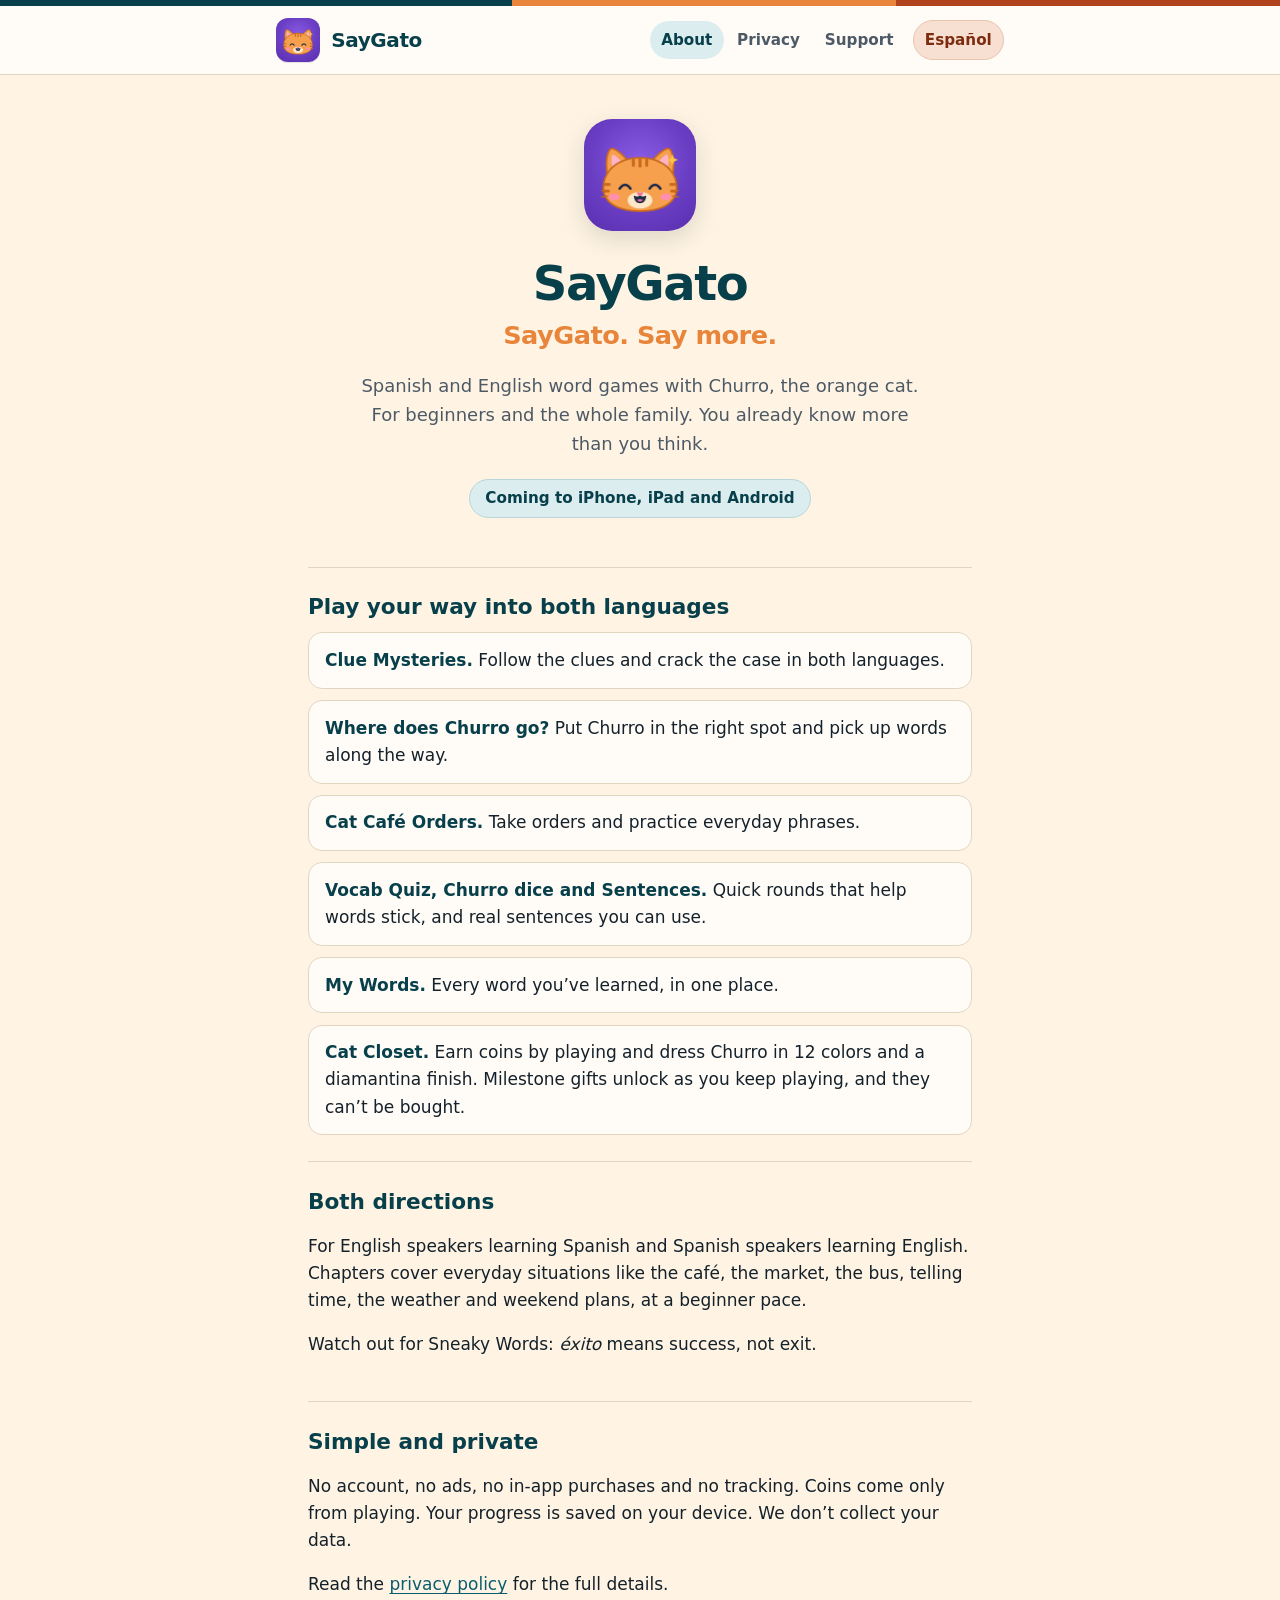
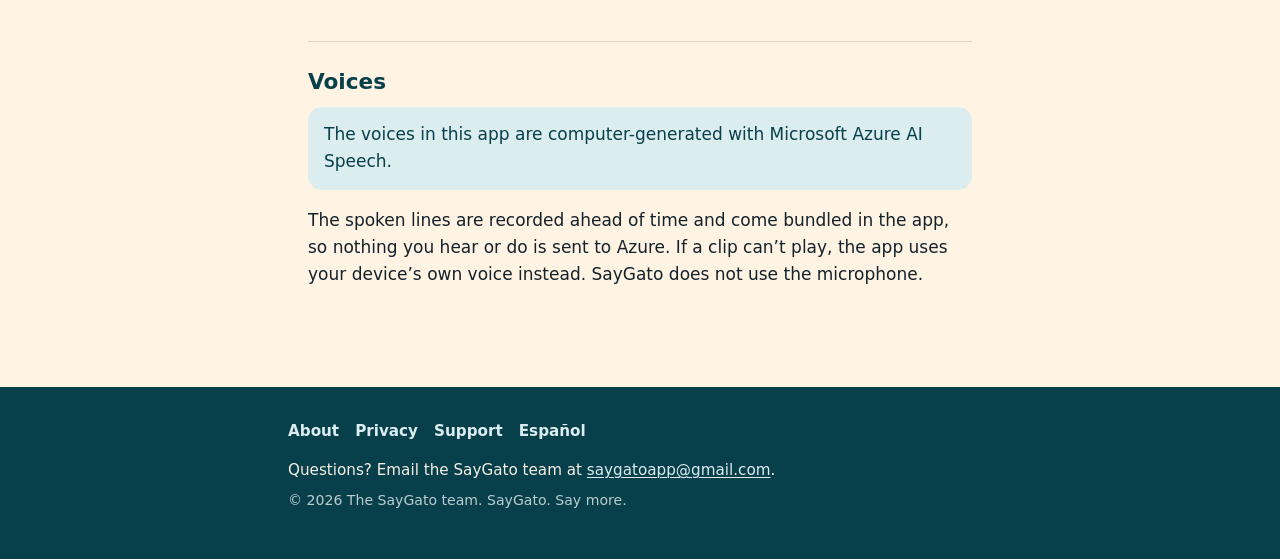
<file: index.html>
<!doctype html>
<html lang="en">
<head>
  <meta charset="utf-8">
  <meta name="viewport" content="width=device-width, initial-scale=1">
  <title>SayGato. Say more.</title>
  <meta name="description" content="SayGato is a bilingual Spanish and English word-game app with Churro, the orange cat. For beginners and the whole family.">
  <link rel="canonical" href="https://cmoralesart.github.io/saygato/">
  <link rel="alternate" hreflang="en" href="https://cmoralesart.github.io/saygato/">
  <link rel="alternate" hreflang="es-MX" href="https://cmoralesart.github.io/saygato/es/">
  <link rel="alternate" hreflang="x-default" href="https://cmoralesart.github.io/saygato/">
  <link rel="stylesheet" href="css/styles.css">
  <link rel="icon" type="image/png" sizes="32x32" href="img/favicon-32.png">
  <link rel="apple-touch-icon" href="img/apple-touch-icon.png">
</head>
<body>
  <a class="skip" href="#main">Skip to content</a>
  <div class="stripe" aria-hidden="true"></div>
  <header class="site-header">
    <div class="wrap">
      <a class="brand" href="index.html">
        <img src="img/icon.png" width="44" height="44" alt="">
        <span>SayGato</span>
      </a>
      <nav aria-label="Site">
        <a href="index.html" aria-current="page">About</a>
        <a href="privacy.html">Privacy</a>
        <a href="support.html">Support</a>
        <a class="lang" href="es/" lang="es-MX" hreflang="es-MX">Español</a>
      </nav>
    </div>
  </header>

  <main id="main">
    <header class="hero">
      <img class="logo" src="img/icon.png" width="112" height="112" alt="Churro, the orange cat — SayGato’s app icon">
      <h1>SayGato</h1>
      <p class="tagline">SayGato. Say more.</p>
      <p class="lede">Spanish and English word games with Churro, the orange cat. For beginners and the whole family. You already know more than you think.</p>
      <p><span class="badge">Coming to iPhone, iPad and Android</span></p>
    </header>

    <section>
      <h2>Play your way into both languages</h2>
      <ul class="games">
        <li><strong>Clue Mysteries.</strong> Follow the clues and crack the case in both languages.</li>
        <li><strong>Where does Churro go?</strong> Put Churro in the right spot and pick up words along the way.</li>
        <li><strong>Cat Café Orders.</strong> Take orders and practice everyday phrases.</li>
        <li><strong>Vocab Quiz, Churro dice and Sentences.</strong> Quick rounds that help words stick, and real sentences you can use.</li>
        <li><strong>My Words.</strong> Every word you’ve learned, in one place.</li>
        <li><strong>Cat Closet.</strong> Earn coins by playing and dress Churro in 12 colors and a diamantina finish. Milestone gifts unlock as you keep playing, and they can’t be bought.</li>
      </ul>
    </section>

    <section>
      <h2>Both directions</h2>
      <p>For English speakers learning Spanish and Spanish speakers learning English. Chapters cover everyday situations like the café, the market, the bus, telling time, the weather and weekend plans, at a beginner pace.</p>
      <p>Watch out for Sneaky Words: <em>éxito</em> means success, not exit.</p>
    </section>

    <section>
      <h2>Simple and private</h2>
      <p>No account, no ads, no in-app purchases and no tracking. Coins come only from playing. Your progress is saved on your device. We don’t collect your data.</p>
      <p>Read the <a href="privacy.html">privacy policy</a> for the full details.</p>
    </section>

    <section>
      <h2>Voices</h2>
      <p class="credit">The voices in this app are computer-generated with Microsoft Azure AI Speech.</p>
      <p>The spoken lines are recorded ahead of time and come bundled in the app, so nothing you hear or do is sent to Azure. If a clip can’t play, the app uses your device’s own voice instead. SayGato does not use the microphone.</p>
    </section>
  </main>

  <footer>
    <div class="wrap">
      <nav aria-label="Footer">
        <a href="index.html">About</a>
        <a href="privacy.html">Privacy</a>
        <a href="support.html">Support</a>
        <a href="es/" lang="es-MX" hreflang="es-MX">Español</a>
      </nav>
      <p>Questions? Email the SayGato team at <a href="mailto:saygatoapp@gmail.com">saygatoapp@gmail.com</a>.</p>
      <p class="fine">© 2026 The SayGato team. SayGato. Say more.</p>
    </div>
  </footer>
</body>
</html>
</file>
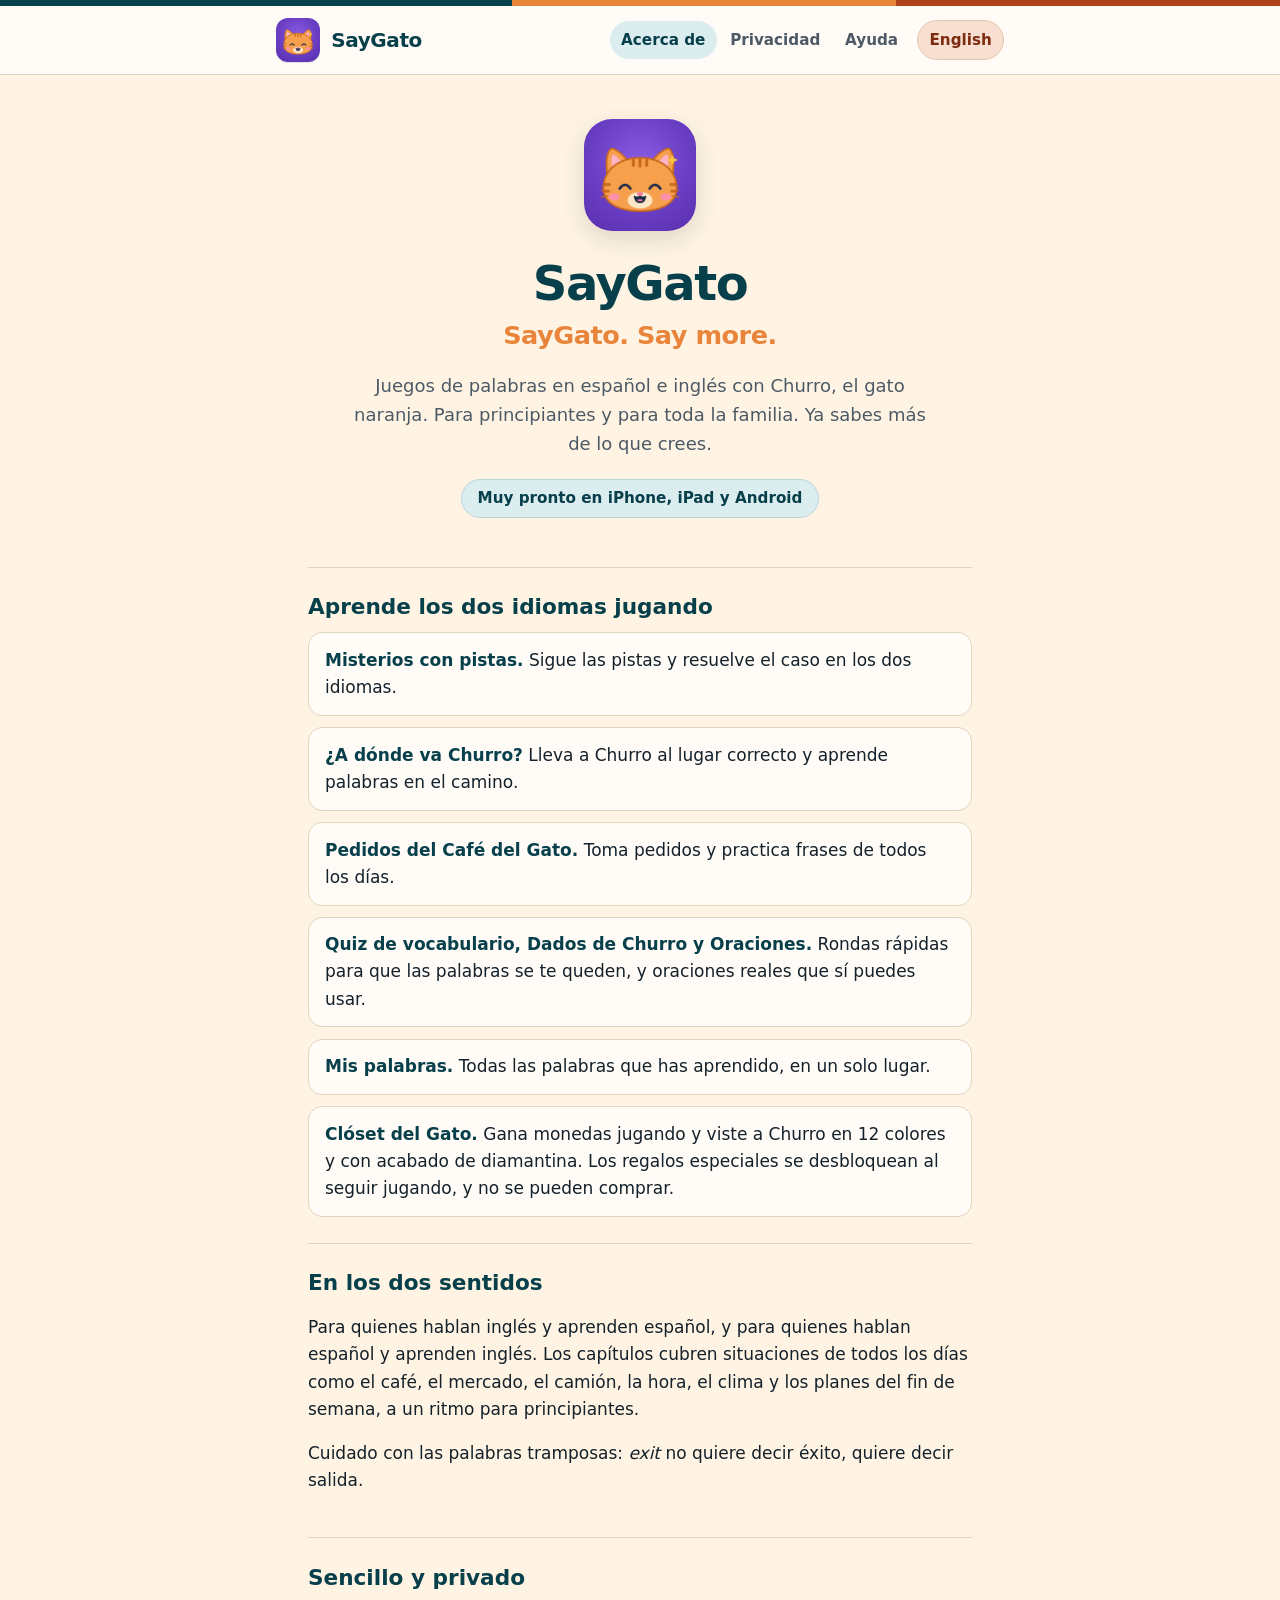
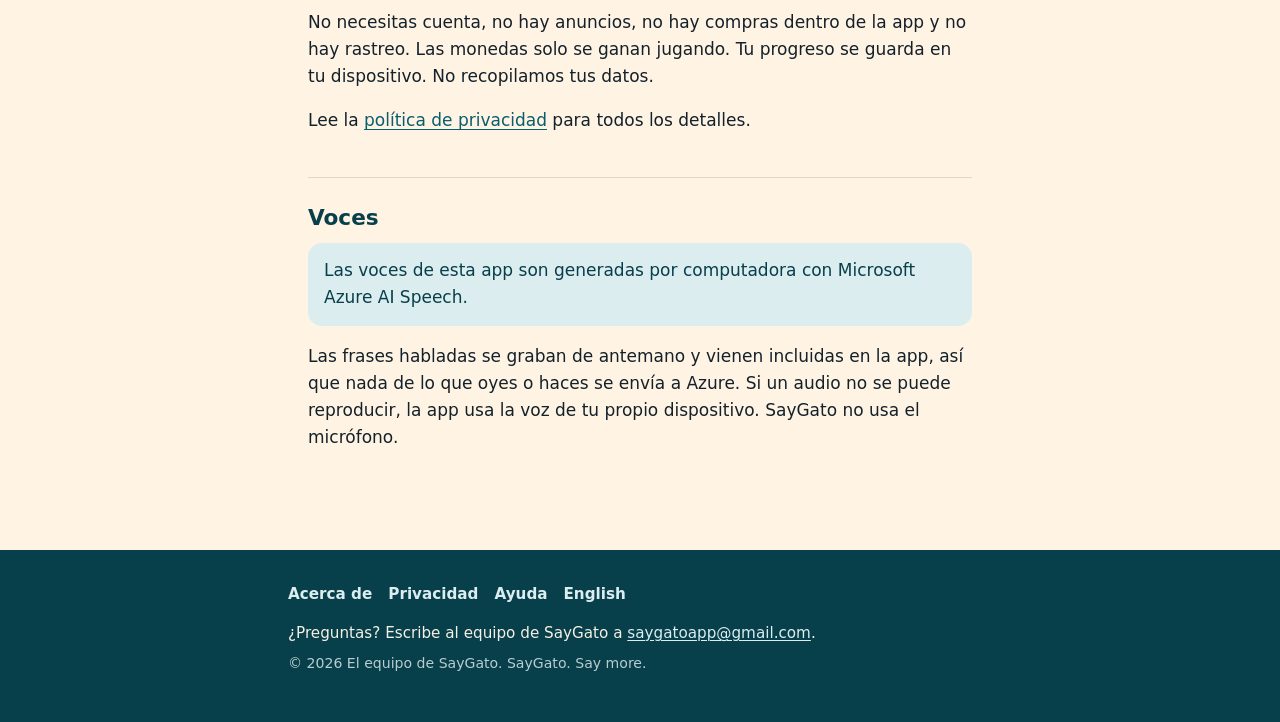
<file: es/index.html>
<!doctype html>
<html lang="es-MX">
<head>
  <meta charset="utf-8">
  <meta name="viewport" content="width=device-width, initial-scale=1">
  <title>SayGato. Say more.</title>
  <meta name="description" content="SayGato es una app de juegos de palabras en español e inglés con Churro, el gato naranja. Para principiantes y para toda la familia.">
  <link rel="canonical" href="https://cmoralesart.github.io/saygato/es/">
  <link rel="alternate" hreflang="en" href="https://cmoralesart.github.io/saygato/">
  <link rel="alternate" hreflang="es-MX" href="https://cmoralesart.github.io/saygato/es/">
  <link rel="alternate" hreflang="x-default" href="https://cmoralesart.github.io/saygato/">
  <link rel="stylesheet" href="../css/styles.css">
  <link rel="icon" type="image/png" sizes="32x32" href="../img/favicon-32.png">
  <link rel="apple-touch-icon" href="../img/apple-touch-icon.png">
</head>
<body>
  <a class="skip" href="#main">Saltar al contenido</a>
  <div class="stripe" aria-hidden="true"></div>
  <header class="site-header">
    <div class="wrap">
      <a class="brand" href="index.html">
        <img src="../img/icon.png" width="44" height="44" alt="">
        <span>SayGato</span>
      </a>
      <nav aria-label="Sitio">
        <a href="index.html" aria-current="page">Acerca de</a>
        <a href="privacy.html">Privacidad</a>
        <a href="support.html">Ayuda</a>
        <a class="lang" href="../" lang="en" hreflang="en">English</a>
      </nav>
    </div>
  </header>

  <main id="main">
    <header class="hero">
      <img class="logo" src="../img/icon.png" width="112" height="112" alt="Churro, el gato naranja: el ícono de la app SayGato">
      <h1>SayGato</h1>
      <p class="tagline">SayGato. Say more.</p>
      <p class="lede">Juegos de palabras en español e inglés con Churro, el gato naranja. Para principiantes y para toda la familia. Ya sabes más de lo que crees.</p>
      <p><span class="badge">Muy pronto en iPhone, iPad y Android</span></p>
    </header>

    <section>
      <h2>Aprende los dos idiomas jugando</h2>
      <ul class="games">
        <li><strong>Misterios con pistas.</strong> Sigue las pistas y resuelve el caso en los dos idiomas.</li>
        <li><strong>¿A dónde va Churro?</strong> Lleva a Churro al lugar correcto y aprende palabras en el camino.</li>
        <li><strong>Pedidos del Café del Gato.</strong> Toma pedidos y practica frases de todos los días.</li>
        <li><strong>Quiz de vocabulario, Dados de Churro y Oraciones.</strong> Rondas rápidas para que las palabras se te queden, y oraciones reales que sí puedes usar.</li>
        <li><strong>Mis palabras.</strong> Todas las palabras que has aprendido, en un solo lugar.</li>
        <li><strong>Clóset del Gato.</strong> Gana monedas jugando y viste a Churro en 12 colores y con acabado de diamantina. Los regalos especiales se desbloquean al seguir jugando, y no se pueden comprar.</li>
      </ul>
    </section>

    <section>
      <h2>En los dos sentidos</h2>
      <p>Para quienes hablan inglés y aprenden español, y para quienes hablan español y aprenden inglés. Los capítulos cubren situaciones de todos los días como el café, el mercado, el camión, la hora, el clima y los planes del fin de semana, a un ritmo para principiantes.</p>
      <p>Cuidado con las palabras tramposas: <em>exit</em> no quiere decir éxito, quiere decir salida.</p>
    </section>

    <section>
      <h2>Sencillo y privado</h2>
      <p>No necesitas cuenta, no hay anuncios, no hay compras dentro de la app y no hay rastreo. Las monedas solo se ganan jugando. Tu progreso se guarda en tu dispositivo. No recopilamos tus datos.</p>
      <p>Lee la <a href="privacy.html">política de privacidad</a> para todos los detalles.</p>
    </section>

    <section>
      <h2>Voces</h2>
      <p class="credit">Las voces de esta app son generadas por computadora con Microsoft Azure AI Speech.</p>
      <p>Las frases habladas se graban de antemano y vienen incluidas en la app, así que nada de lo que oyes o haces se envía a Azure. Si un audio no se puede reproducir, la app usa la voz de tu propio dispositivo. SayGato no usa el micrófono.</p>
    </section>
  </main>

  <footer>
    <div class="wrap">
      <nav aria-label="Pie de página">
        <a href="index.html">Acerca de</a>
        <a href="privacy.html">Privacidad</a>
        <a href="support.html">Ayuda</a>
        <a href="../" lang="en" hreflang="en">English</a>
      </nav>
      <p>¿Preguntas? Escribe al equipo de SayGato a <a href="mailto:saygatoapp@gmail.com">saygatoapp@gmail.com</a>.</p>
      <p class="fine">© 2026 El equipo de SayGato. SayGato. Say more.</p>
    </div>
  </footer>
</body>
</html>
</file>
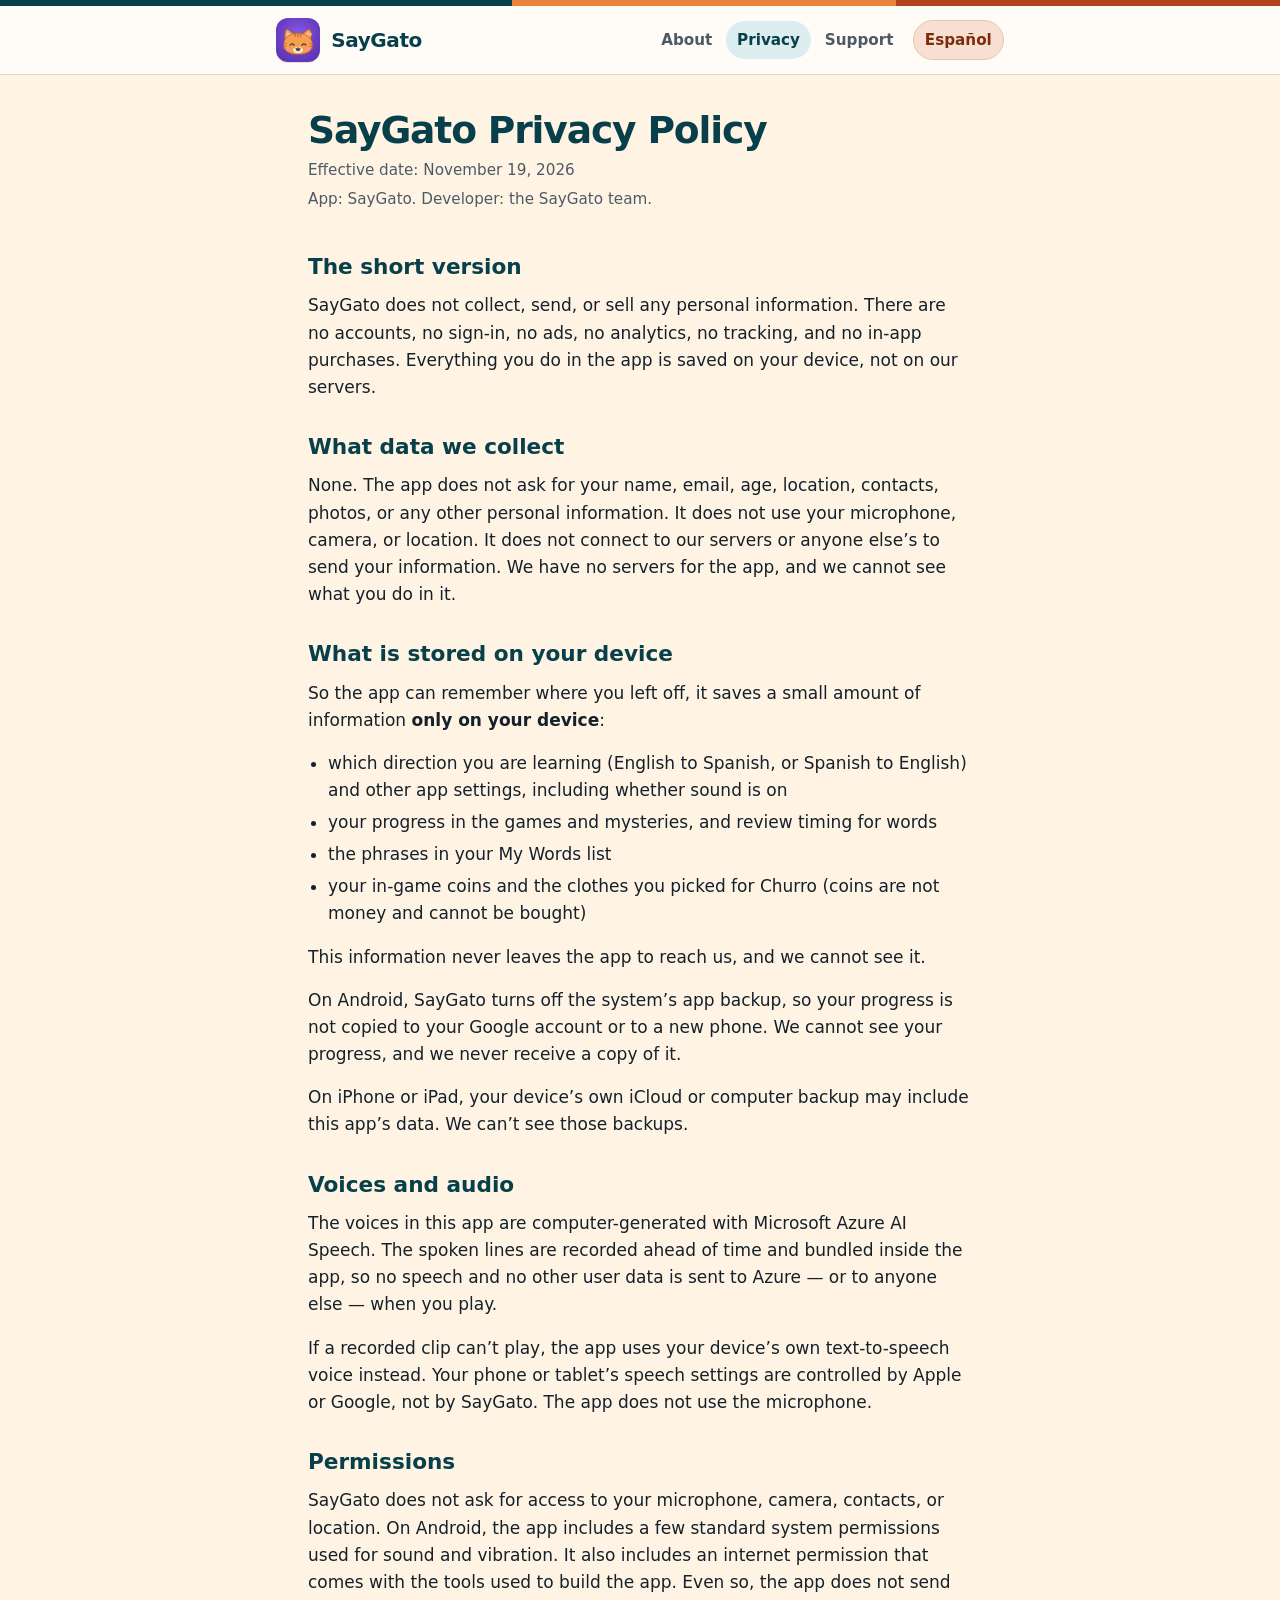
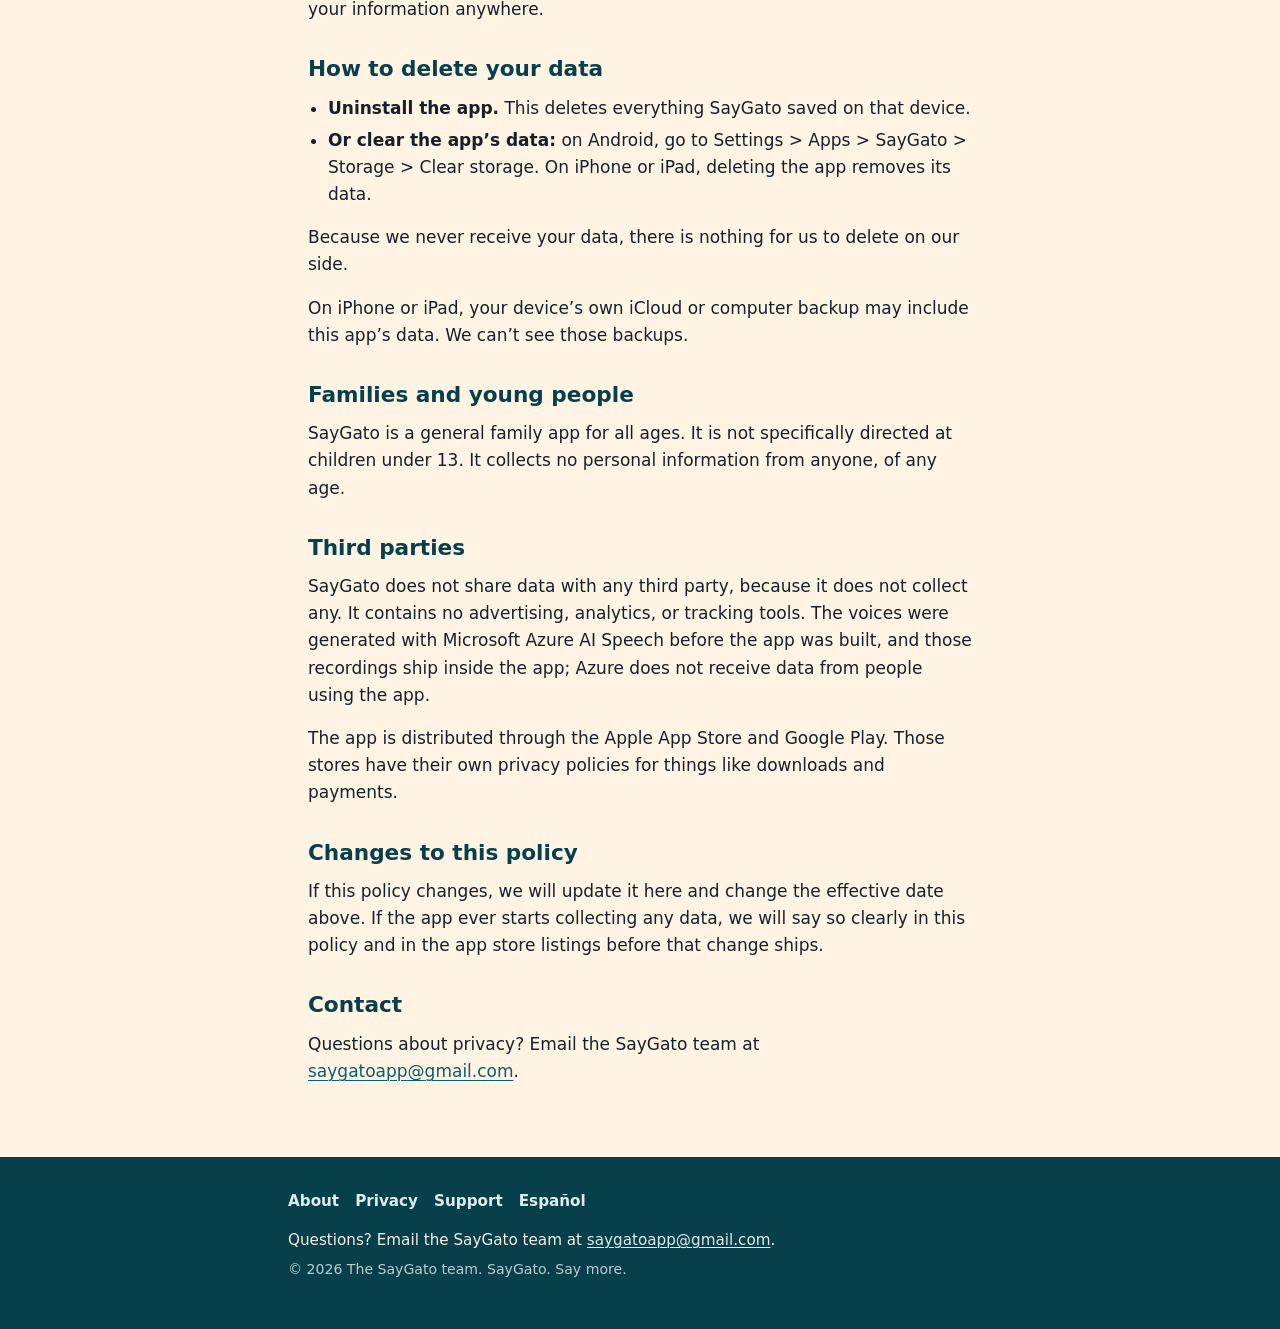
<file: privacy.html>
<!doctype html>
<html lang="en">
<head>
  <meta charset="utf-8">
  <meta name="viewport" content="width=device-width, initial-scale=1">
  <title>SayGato Privacy Policy</title>
  <meta name="description" content="SayGato does not collect, send, or sell personal information. There are no accounts, ads, analytics, or in-app purchases. Progress is saved on your device, not on our servers.">
  <link rel="canonical" href="https://cmoralesart.github.io/saygato/privacy.html">
  <link rel="alternate" hreflang="en" href="https://cmoralesart.github.io/saygato/privacy.html">
  <link rel="alternate" hreflang="es-MX" href="https://cmoralesart.github.io/saygato/es/privacy.html">
  <link rel="alternate" hreflang="x-default" href="https://cmoralesart.github.io/saygato/privacy.html">
  <link rel="stylesheet" href="css/styles.css">
  <link rel="icon" type="image/png" sizes="32x32" href="img/favicon-32.png">
  <link rel="apple-touch-icon" href="img/apple-touch-icon.png">
</head>
<body>
  <a class="skip" href="#main">Skip to content</a>
  <div class="stripe" aria-hidden="true"></div>
  <header class="site-header">
    <div class="wrap">
      <a class="brand" href="index.html">
        <img src="img/icon.png" width="44" height="44" alt="">
        <span>SayGato</span>
      </a>
      <nav aria-label="Site">
        <a href="index.html">About</a>
        <a href="privacy.html" aria-current="page">Privacy</a>
        <a href="support.html">Support</a>
        <a class="lang" href="es/privacy.html" lang="es-MX" hreflang="es-MX">Español</a>
      </nav>
    </div>
  </header>

  <main id="main">
    <header class="page-title">
      <h1>SayGato Privacy Policy</h1>
      <p class="meta">Effective date: November 19, 2026</p>
      <p class="meta">App: SayGato. Developer: the SayGato team.</p>
    </header>

    <div class="prose">
      <h2>The short version</h2>
      <p>SayGato does not collect, send, or sell any personal information. There are no accounts, no sign-in, no ads, no analytics, no tracking, and no in-app purchases. Everything you do in the app is saved on your device, not on our servers.</p>

      <h2>What data we collect</h2>
      <p>None. The app does not ask for your name, email, age, location, contacts, photos, or any other personal information. It does not use your microphone, camera, or location. It does not connect to our servers or anyone else’s to send your information. We have no servers for the app, and we cannot see what you do in it.</p>

      <h2>What is stored on your device</h2>
      <p>So the app can remember where you left off, it saves a small amount of information <strong>only on your device</strong>:</p>
      <ul>
        <li>which direction you are learning (English to Spanish, or Spanish to English) and other app settings, including whether sound is on</li>
        <li>your progress in the games and mysteries, and review timing for words</li>
        <li>the phrases in your My Words list</li>
        <li>your in-game coins and the clothes you picked for Churro (coins are not money and cannot be bought)</li>
      </ul>
      <p>This information never leaves the app to reach us, and we cannot see it.</p>
      <p>On Android, SayGato turns off the system’s app backup, so your progress is not copied to your Google account or to a new phone. We cannot see your progress, and we never receive a copy of it.</p>
      <p>On iPhone or iPad, your device’s own iCloud or computer backup may include this app’s data. We can’t see those backups.</p>

      <h2>Voices and audio</h2>
      <p>The voices in this app are computer-generated with Microsoft Azure AI Speech. The spoken lines are recorded ahead of time and bundled inside the app, so no speech and no other user data is sent to Azure — or to anyone else — when you play.</p>
      <p>If a recorded clip can’t play, the app uses your device’s own text-to-speech voice instead. Your phone or tablet’s speech settings are controlled by Apple or Google, not by SayGato. The app does not use the microphone.</p>

      <h2>Permissions</h2>
      <p>SayGato does not ask for access to your microphone, camera, contacts, or location. On Android, the app includes a few standard system permissions used for sound and vibration. It also includes an internet permission that comes with the tools used to build the app. Even so, the app does not send your information anywhere.</p>

      <h2>How to delete your data</h2>
      <ul>
        <li><strong>Uninstall the app.</strong> This deletes everything SayGato saved on that device.</li>
        <li><strong>Or clear the app’s data:</strong> on Android, go to Settings &gt; Apps &gt; SayGato &gt; Storage &gt; Clear storage. On iPhone or iPad, deleting the app removes its data.</li>
      </ul>
      <p>Because we never receive your data, there is nothing for us to delete on our side.</p>
      <p>On iPhone or iPad, your device’s own iCloud or computer backup may include this app’s data. We can’t see those backups.</p>

      <h2>Families and young people</h2>
      <p>SayGato is a general family app for all ages. It is not specifically directed at children under 13. It collects no personal information from anyone, of any age.</p>

      <h2>Third parties</h2>
      <p>SayGato does not share data with any third party, because it does not collect any. It contains no advertising, analytics, or tracking tools. The voices were generated with Microsoft Azure AI Speech before the app was built, and those recordings ship inside the app; Azure does not receive data from people using the app.</p>
      <p>The app is distributed through the Apple App Store and Google Play. Those stores have their own privacy policies for things like downloads and payments.</p>

      <h2>Changes to this policy</h2>
      <p>If this policy changes, we will update it here and change the effective date above. If the app ever starts collecting any data, we will say so clearly in this policy and in the app store listings before that change ships.</p>

      <h2>Contact</h2>
      <p>Questions about privacy? Email the SayGato team at <a href="mailto:saygatoapp@gmail.com">saygatoapp@gmail.com</a>.</p>
    </div>
  </main>

  <footer>
    <div class="wrap">
      <nav aria-label="Footer">
        <a href="index.html">About</a>
        <a href="privacy.html">Privacy</a>
        <a href="support.html">Support</a>
        <a href="es/privacy.html" lang="es-MX" hreflang="es-MX">Español</a>
      </nav>
      <p>Questions? Email the SayGato team at <a href="mailto:saygatoapp@gmail.com">saygatoapp@gmail.com</a>.</p>
      <p class="fine">© 2026 The SayGato team. SayGato. Say more.</p>
    </div>
  </footer>
</body>
</html>
</file>
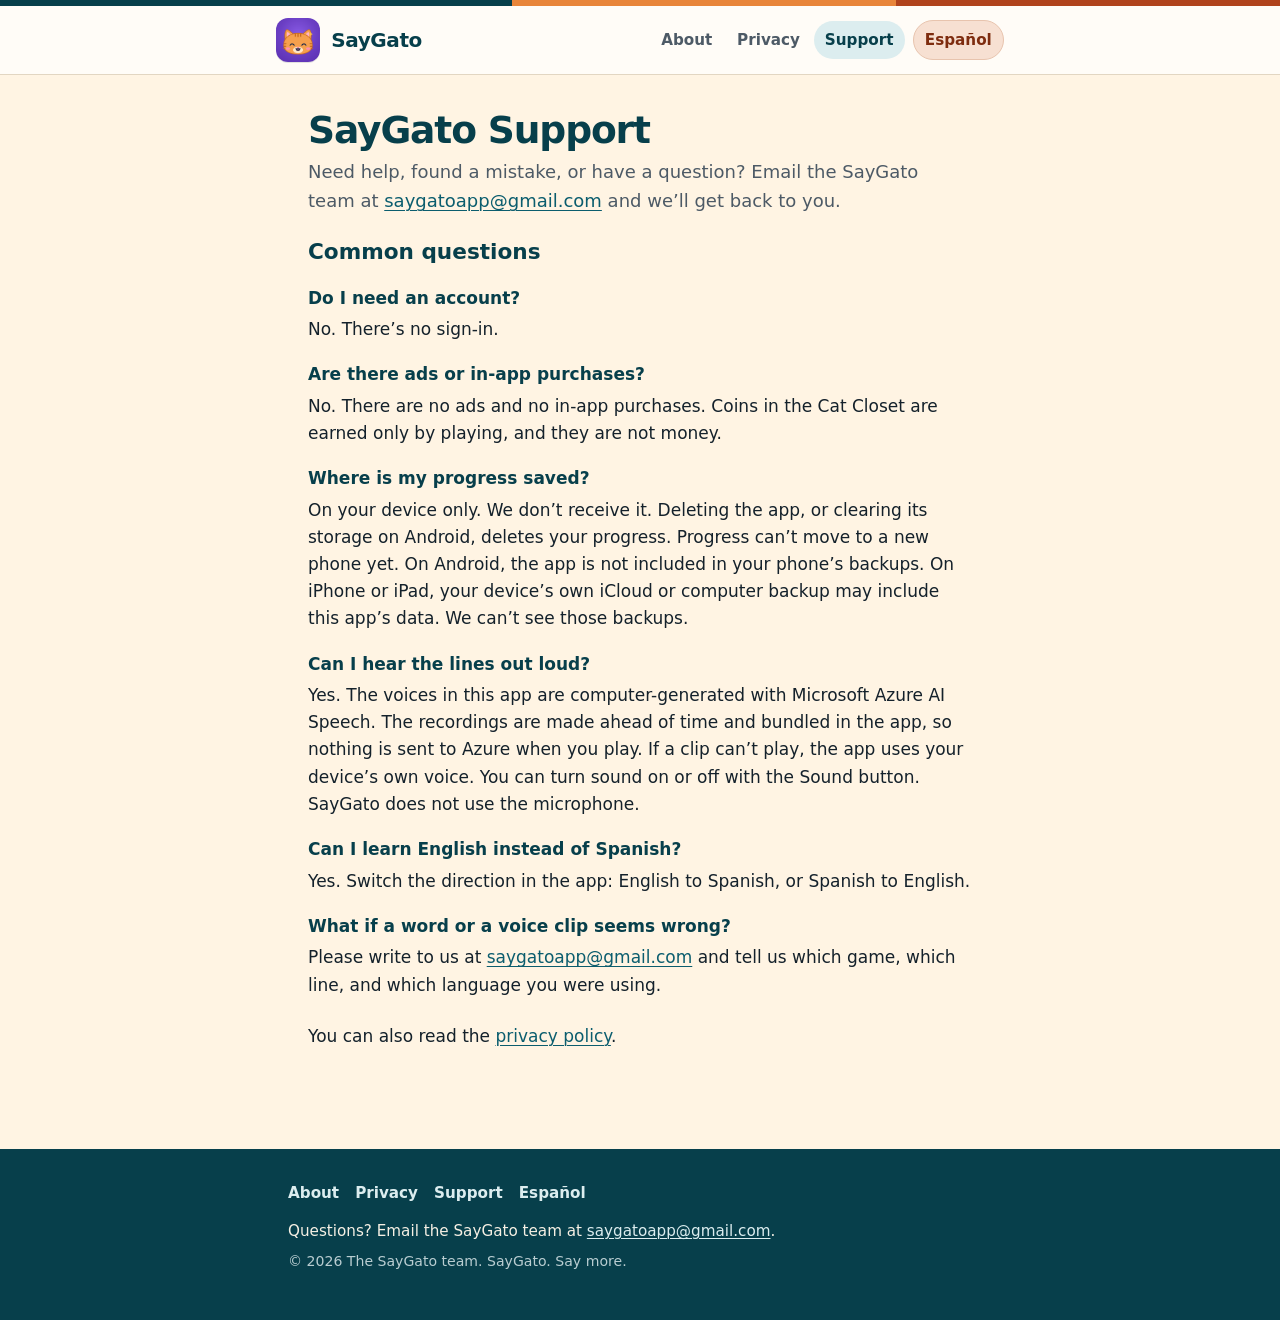
<file: support.html>
<!doctype html>
<html lang="en">
<head>
  <meta charset="utf-8">
  <meta name="viewport" content="width=device-width, initial-scale=1">
  <title>SayGato Support</title>
  <meta name="description" content="Get help with SayGato, the bilingual Spanish and English word-game app with Churro.">
  <link rel="canonical" href="https://cmoralesart.github.io/saygato/support.html">
  <link rel="alternate" hreflang="en" href="https://cmoralesart.github.io/saygato/support.html">
  <link rel="alternate" hreflang="es-MX" href="https://cmoralesart.github.io/saygato/es/support.html">
  <link rel="alternate" hreflang="x-default" href="https://cmoralesart.github.io/saygato/support.html">
  <link rel="stylesheet" href="css/styles.css">
  <link rel="icon" type="image/png" sizes="32x32" href="img/favicon-32.png">
  <link rel="apple-touch-icon" href="img/apple-touch-icon.png">
</head>
<body>
  <a class="skip" href="#main">Skip to content</a>
  <div class="stripe" aria-hidden="true"></div>
  <header class="site-header">
    <div class="wrap">
      <a class="brand" href="index.html">
        <img src="img/icon.png" width="44" height="44" alt="">
        <span>SayGato</span>
      </a>
      <nav aria-label="Site">
        <a href="index.html">About</a>
        <a href="privacy.html">Privacy</a>
        <a href="support.html" aria-current="page">Support</a>
        <a class="lang" href="es/support.html" lang="es-MX" hreflang="es-MX">Español</a>
      </nav>
    </div>
  </header>

  <main id="main">
    <header class="page-title">
      <h1>SayGato Support</h1>
      <p class="intro">Need help, found a mistake, or have a question? Email the SayGato team at <a href="mailto:saygatoapp@gmail.com">saygatoapp@gmail.com</a> and we’ll get back to you.</p>
    </header>

    <section class="faq-block">
      <h2>Common questions</h2>
      <dl class="faq">
        <dt>Do I need an account?</dt>
        <dd>No. There’s no sign-in.</dd>

        <dt>Are there ads or in-app purchases?</dt>
        <dd>No. There are no ads and no in-app purchases. Coins in the Cat Closet are earned only by playing, and they are not money.</dd>

        <dt>Where is my progress saved?</dt>
        <dd>On your device only. We don’t receive it. Deleting the app, or clearing its storage on Android, deletes your progress. Progress can’t move to a new phone yet. On Android, the app is not included in your phone’s backups. On iPhone or iPad, your device’s own iCloud or computer backup may include this app’s data. We can’t see those backups.</dd>

        <dt>Can I hear the lines out loud?</dt>
        <dd>Yes. The voices in this app are computer-generated with Microsoft Azure AI Speech. The recordings are made ahead of time and bundled in the app, so nothing is sent to Azure when you play. If a clip can’t play, the app uses your device’s own voice. You can turn sound on or off with the Sound button. SayGato does not use the microphone.</dd>

        <dt>Can I learn English instead of Spanish?</dt>
        <dd>Yes. Switch the direction in the app: English to Spanish, or Spanish to English.</dd>

        <dt>What if a word or a voice clip seems wrong?</dt>
        <dd>Please write to us at <a href="mailto:saygatoapp@gmail.com">saygatoapp@gmail.com</a> and tell us which game, which line, and which language you were using.</dd>
      </dl>
      <p style="margin-top:1.5rem;">You can also read the <a href="privacy.html">privacy policy</a>.</p>
    </section>
  </main>

  <footer>
    <div class="wrap">
      <nav aria-label="Footer">
        <a href="index.html">About</a>
        <a href="privacy.html">Privacy</a>
        <a href="support.html">Support</a>
        <a href="es/support.html" lang="es-MX" hreflang="es-MX">Español</a>
      </nav>
      <p>Questions? Email the SayGato team at <a href="mailto:saygatoapp@gmail.com">saygatoapp@gmail.com</a>.</p>
      <p class="fine">© 2026 The SayGato team. SayGato. Say more.</p>
    </div>
  </footer>
</body>
</html>
</file>
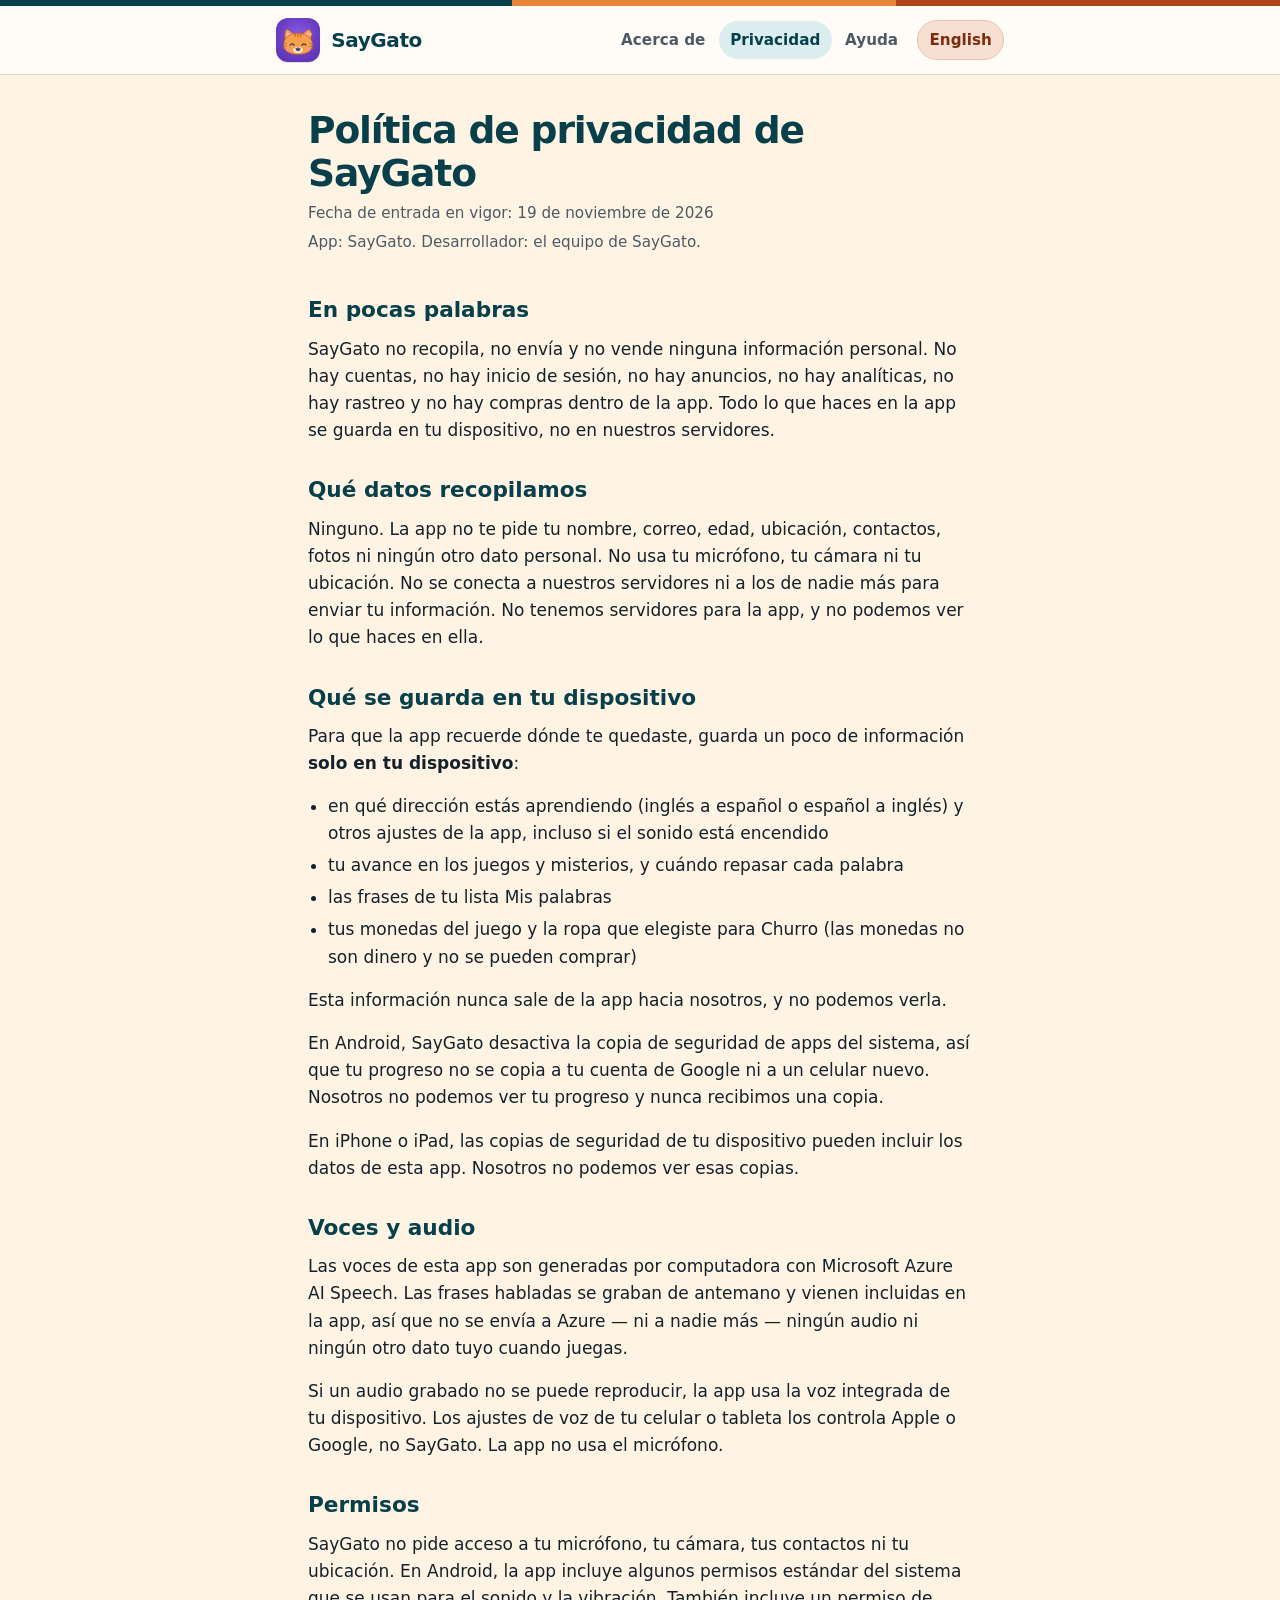
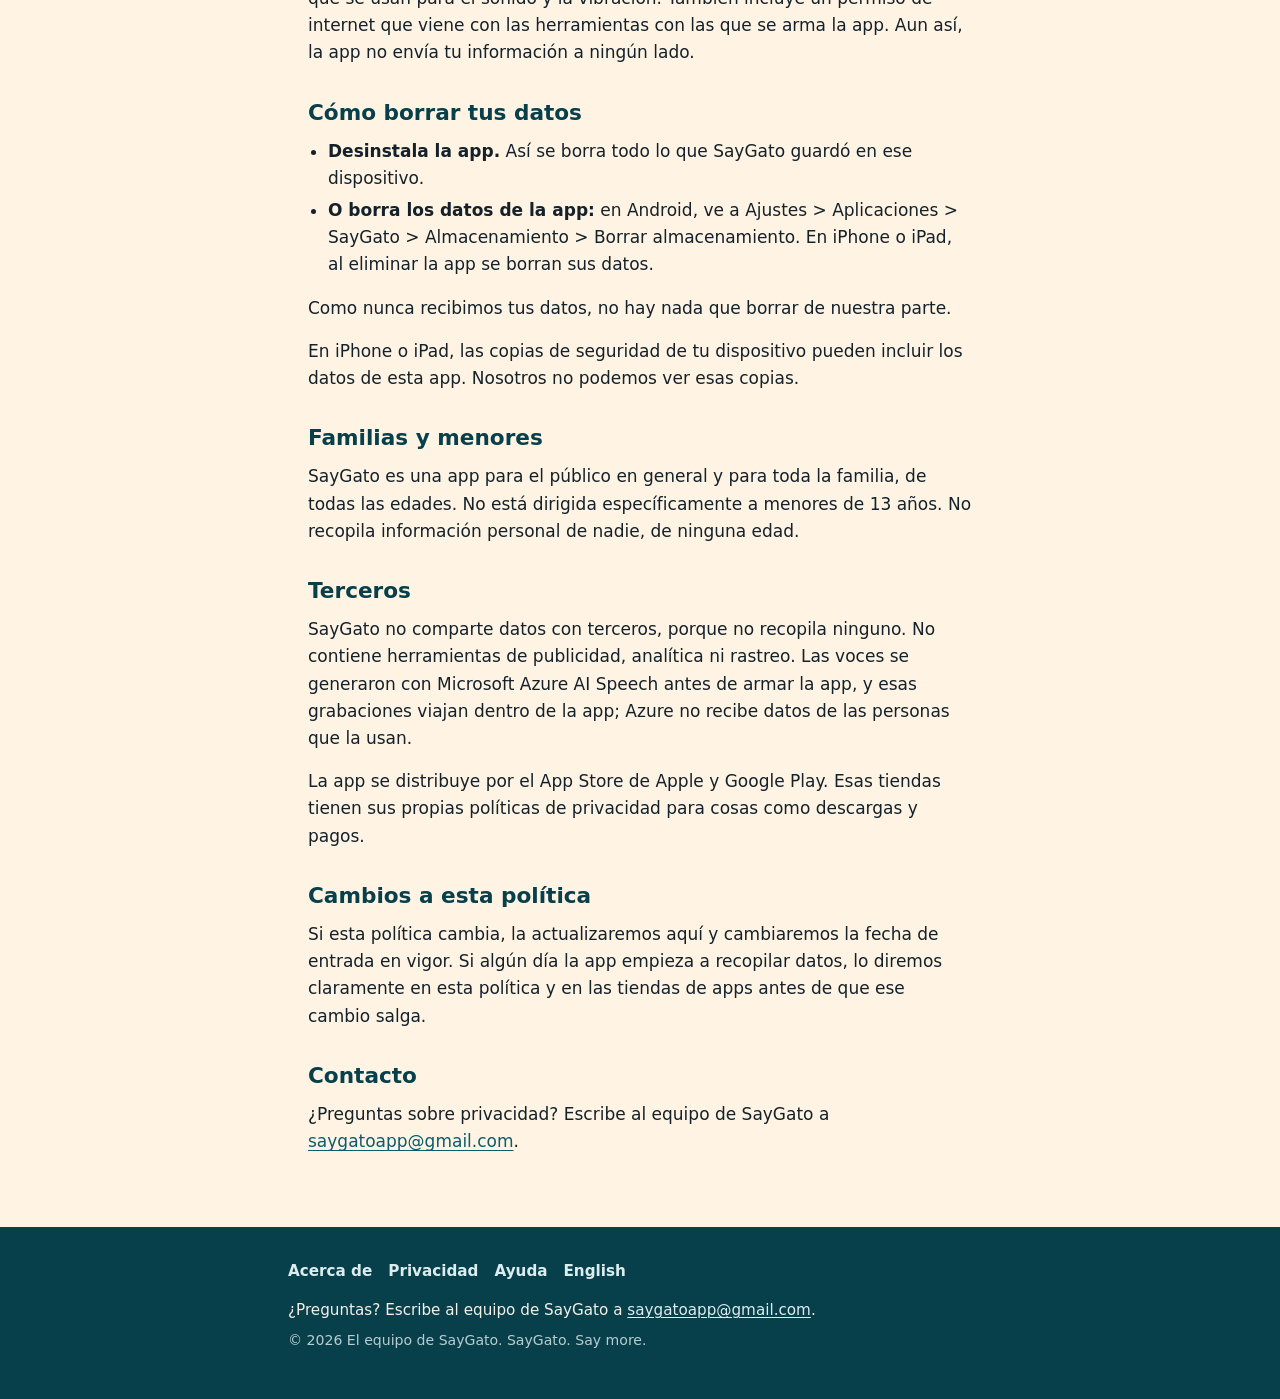
<file: es/privacy.html>
<!doctype html>
<html lang="es-MX">
<head>
  <meta charset="utf-8">
  <meta name="viewport" content="width=device-width, initial-scale=1">
  <title>Política de privacidad de SayGato</title>
  <meta name="description" content="SayGato no recopila, no envía y no vende información personal. No hay cuentas, anuncios, analíticas ni compras dentro de la app. Tu progreso se guarda en tu dispositivo, no en nuestros servidores.">
  <link rel="canonical" href="https://cmoralesart.github.io/saygato/es/privacy.html">
  <link rel="alternate" hreflang="en" href="https://cmoralesart.github.io/saygato/privacy.html">
  <link rel="alternate" hreflang="es-MX" href="https://cmoralesart.github.io/saygato/es/privacy.html">
  <link rel="alternate" hreflang="x-default" href="https://cmoralesart.github.io/saygato/privacy.html">
  <link rel="stylesheet" href="../css/styles.css">
  <link rel="icon" type="image/png" sizes="32x32" href="../img/favicon-32.png">
  <link rel="apple-touch-icon" href="../img/apple-touch-icon.png">
</head>
<body>
  <a class="skip" href="#main">Saltar al contenido</a>
  <div class="stripe" aria-hidden="true"></div>
  <header class="site-header">
    <div class="wrap">
      <a class="brand" href="index.html">
        <img src="../img/icon.png" width="44" height="44" alt="">
        <span>SayGato</span>
      </a>
      <nav aria-label="Sitio">
        <a href="index.html">Acerca de</a>
        <a href="privacy.html" aria-current="page">Privacidad</a>
        <a href="support.html">Ayuda</a>
        <a class="lang" href="../privacy.html" lang="en" hreflang="en">English</a>
      </nav>
    </div>
  </header>

  <main id="main">
    <header class="page-title">
      <h1>Política de privacidad de SayGato</h1>
      <p class="meta">Fecha de entrada en vigor: 19 de noviembre de 2026</p>
      <p class="meta">App: SayGato. Desarrollador: el equipo de SayGato.</p>
    </header>

    <div class="prose">
      <h2>En pocas palabras</h2>
      <p>SayGato no recopila, no envía y no vende ninguna información personal. No hay cuentas, no hay inicio de sesión, no hay anuncios, no hay analíticas, no hay rastreo y no hay compras dentro de la app. Todo lo que haces en la app se guarda en tu dispositivo, no en nuestros servidores.</p>

      <h2>Qué datos recopilamos</h2>
      <p>Ninguno. La app no te pide tu nombre, correo, edad, ubicación, contactos, fotos ni ningún otro dato personal. No usa tu micrófono, tu cámara ni tu ubicación. No se conecta a nuestros servidores ni a los de nadie más para enviar tu información. No tenemos servidores para la app, y no podemos ver lo que haces en ella.</p>

      <h2>Qué se guarda en tu dispositivo</h2>
      <p>Para que la app recuerde dónde te quedaste, guarda un poco de información <strong>solo en tu dispositivo</strong>:</p>
      <ul>
        <li>en qué dirección estás aprendiendo (inglés a español o español a inglés) y otros ajustes de la app, incluso si el sonido está encendido</li>
        <li>tu avance en los juegos y misterios, y cuándo repasar cada palabra</li>
        <li>las frases de tu lista Mis palabras</li>
        <li>tus monedas del juego y la ropa que elegiste para Churro (las monedas no son dinero y no se pueden comprar)</li>
      </ul>
      <p>Esta información nunca sale de la app hacia nosotros, y no podemos verla.</p>
      <p>En Android, SayGato desactiva la copia de seguridad de apps del sistema, así que tu progreso no se copia a tu cuenta de Google ni a un celular nuevo. Nosotros no podemos ver tu progreso y nunca recibimos una copia.</p>
      <p>En iPhone o iPad, las copias de seguridad de tu dispositivo pueden incluir los datos de esta app. Nosotros no podemos ver esas copias.</p>

      <h2>Voces y audio</h2>
      <p>Las voces de esta app son generadas por computadora con Microsoft Azure AI Speech. Las frases habladas se graban de antemano y vienen incluidas en la app, así que no se envía a Azure — ni a nadie más — ningún audio ni ningún otro dato tuyo cuando juegas.</p>
      <p>Si un audio grabado no se puede reproducir, la app usa la voz integrada de tu dispositivo. Los ajustes de voz de tu celular o tableta los controla Apple o Google, no SayGato. La app no usa el micrófono.</p>

      <h2>Permisos</h2>
      <p>SayGato no pide acceso a tu micrófono, tu cámara, tus contactos ni tu ubicación. En Android, la app incluye algunos permisos estándar del sistema que se usan para el sonido y la vibración. También incluye un permiso de internet que viene con las herramientas con las que se arma la app. Aun así, la app no envía tu información a ningún lado.</p>

      <h2>Cómo borrar tus datos</h2>
      <ul>
        <li><strong>Desinstala la app.</strong> Así se borra todo lo que SayGato guardó en ese dispositivo.</li>
        <li><strong>O borra los datos de la app:</strong> en Android, ve a Ajustes &gt; Aplicaciones &gt; SayGato &gt; Almacenamiento &gt; Borrar almacenamiento. En iPhone o iPad, al eliminar la app se borran sus datos.</li>
      </ul>
      <p>Como nunca recibimos tus datos, no hay nada que borrar de nuestra parte.</p>
      <p>En iPhone o iPad, las copias de seguridad de tu dispositivo pueden incluir los datos de esta app. Nosotros no podemos ver esas copias.</p>

      <h2>Familias y menores</h2>
      <p>SayGato es una app para el público en general y para toda la familia, de todas las edades. No está dirigida específicamente a menores de 13 años. No recopila información personal de nadie, de ninguna edad.</p>

      <h2>Terceros</h2>
      <p>SayGato no comparte datos con terceros, porque no recopila ninguno. No contiene herramientas de publicidad, analítica ni rastreo. Las voces se generaron con Microsoft Azure AI Speech antes de armar la app, y esas grabaciones viajan dentro de la app; Azure no recibe datos de las personas que la usan.</p>
      <p>La app se distribuye por el App Store de Apple y Google Play. Esas tiendas tienen sus propias políticas de privacidad para cosas como descargas y pagos.</p>

      <h2>Cambios a esta política</h2>
      <p>Si esta política cambia, la actualizaremos aquí y cambiaremos la fecha de entrada en vigor. Si algún día la app empieza a recopilar datos, lo diremos claramente en esta política y en las tiendas de apps antes de que ese cambio salga.</p>

      <h2>Contacto</h2>
      <p>¿Preguntas sobre privacidad? Escribe al equipo de SayGato a <a href="mailto:saygatoapp@gmail.com">saygatoapp@gmail.com</a>.</p>
    </div>
  </main>

  <footer>
    <div class="wrap">
      <nav aria-label="Pie de página">
        <a href="index.html">Acerca de</a>
        <a href="privacy.html">Privacidad</a>
        <a href="support.html">Ayuda</a>
        <a href="../privacy.html" lang="en" hreflang="en">English</a>
      </nav>
      <p>¿Preguntas? Escribe al equipo de SayGato a <a href="mailto:saygatoapp@gmail.com">saygatoapp@gmail.com</a>.</p>
      <p class="fine">© 2026 El equipo de SayGato. SayGato. Say more.</p>
    </div>
  </footer>
</body>
</html>
</file>
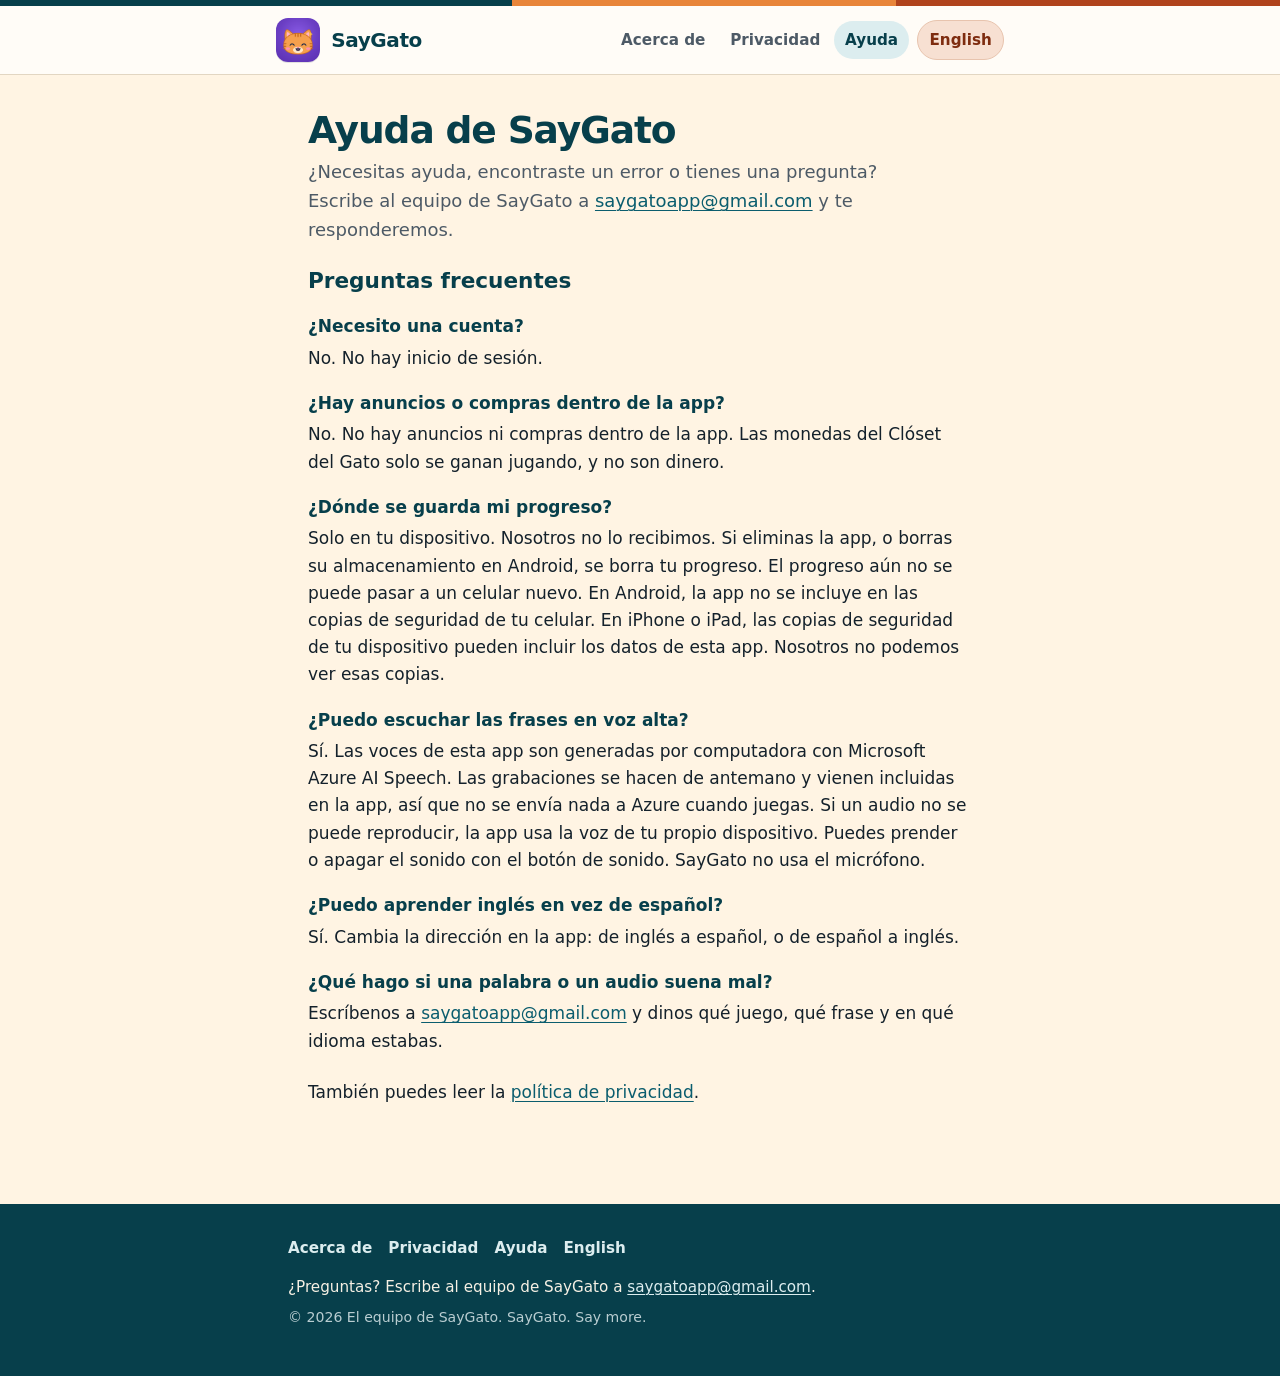
<file: es/support.html>
<!doctype html>
<html lang="es-MX">
<head>
  <meta charset="utf-8">
  <meta name="viewport" content="width=device-width, initial-scale=1">
  <title>Ayuda de SayGato</title>
  <meta name="description" content="Obtén ayuda con SayGato, la app de juegos de palabras en español e inglés con Churro.">
  <link rel="canonical" href="https://cmoralesart.github.io/saygato/es/support.html">
  <link rel="alternate" hreflang="en" href="https://cmoralesart.github.io/saygato/support.html">
  <link rel="alternate" hreflang="es-MX" href="https://cmoralesart.github.io/saygato/es/support.html">
  <link rel="alternate" hreflang="x-default" href="https://cmoralesart.github.io/saygato/support.html">
  <link rel="stylesheet" href="../css/styles.css">
  <link rel="icon" type="image/png" sizes="32x32" href="../img/favicon-32.png">
  <link rel="apple-touch-icon" href="../img/apple-touch-icon.png">
</head>
<body>
  <a class="skip" href="#main">Saltar al contenido</a>
  <div class="stripe" aria-hidden="true"></div>
  <header class="site-header">
    <div class="wrap">
      <a class="brand" href="index.html">
        <img src="../img/icon.png" width="44" height="44" alt="">
        <span>SayGato</span>
      </a>
      <nav aria-label="Sitio">
        <a href="index.html">Acerca de</a>
        <a href="privacy.html">Privacidad</a>
        <a href="support.html" aria-current="page">Ayuda</a>
        <a class="lang" href="../support.html" lang="en" hreflang="en">English</a>
      </nav>
    </div>
  </header>

  <main id="main">
    <header class="page-title">
      <h1>Ayuda de SayGato</h1>
      <p class="intro">¿Necesitas ayuda, encontraste un error o tienes una pregunta? Escribe al equipo de SayGato a <a href="mailto:saygatoapp@gmail.com">saygatoapp@gmail.com</a> y te responderemos.</p>
    </header>

    <section class="faq-block">
      <h2>Preguntas frecuentes</h2>
      <dl class="faq">
        <dt>¿Necesito una cuenta?</dt>
        <dd>No. No hay inicio de sesión.</dd>

        <dt>¿Hay anuncios o compras dentro de la app?</dt>
        <dd>No. No hay anuncios ni compras dentro de la app. Las monedas del Clóset del Gato solo se ganan jugando, y no son dinero.</dd>

        <dt>¿Dónde se guarda mi progreso?</dt>
        <dd>Solo en tu dispositivo. Nosotros no lo recibimos. Si eliminas la app, o borras su almacenamiento en Android, se borra tu progreso. El progreso aún no se puede pasar a un celular nuevo. En Android, la app no se incluye en las copias de seguridad de tu celular. En iPhone o iPad, las copias de seguridad de tu dispositivo pueden incluir los datos de esta app. Nosotros no podemos ver esas copias.</dd>

        <dt>¿Puedo escuchar las frases en voz alta?</dt>
        <dd>Sí. Las voces de esta app son generadas por computadora con Microsoft Azure AI Speech. Las grabaciones se hacen de antemano y vienen incluidas en la app, así que no se envía nada a Azure cuando juegas. Si un audio no se puede reproducir, la app usa la voz de tu propio dispositivo. Puedes prender o apagar el sonido con el botón de sonido. SayGato no usa el micrófono.</dd>

        <dt>¿Puedo aprender inglés en vez de español?</dt>
        <dd>Sí. Cambia la dirección en la app: de inglés a español, o de español a inglés.</dd>

        <dt>¿Qué hago si una palabra o un audio suena mal?</dt>
        <dd>Escríbenos a <a href="mailto:saygatoapp@gmail.com">saygatoapp@gmail.com</a> y dinos qué juego, qué frase y en qué idioma estabas.</dd>
      </dl>
      <p style="margin-top:1.5rem;">También puedes leer la <a href="privacy.html">política de privacidad</a>.</p>
    </section>
  </main>

  <footer>
    <div class="wrap">
      <nav aria-label="Pie de página">
        <a href="index.html">Acerca de</a>
        <a href="privacy.html">Privacidad</a>
        <a href="support.html">Ayuda</a>
        <a href="../support.html" lang="en" hreflang="en">English</a>
      </nav>
      <p>¿Preguntas? Escribe al equipo de SayGato a <a href="mailto:saygatoapp@gmail.com">saygatoapp@gmail.com</a>.</p>
      <p class="fine">© 2026 El equipo de SayGato. SayGato. Say more.</p>
    </div>
  </footer>
</body>
</html>
</file>
<file: css/styles.css>
/* SayGato site styles. Brand colors from the app theme (src/theme.ts).
   System fonts only — no external fonts, CDNs, or trackers. */

:root {
  --ink: #14212B;
  --ink-muted: #4D5A66;
  --paper: #FFF4E3;
  --card: #FFFCF7;
  --line: #E2D6C2;
  --en: #0B5D6E;
  --en-deep: #073F4B;
  --en-tint: #DCEDEF;
  --es: #B0431C;
  --es-deep: #7E2C0F;
  --es-tint: #F7E0D2;
  --bridge: #1D6B4F;
  --bridge-tint: #DCEFE5;
  --gato: #E8853A;
  --gold: #E2A93B;
  --warn: #8A5300;
  --warn-tint: #FAEACB;
  --on-dark: #F6F0E4;
  --max: 44rem;
  --header-h: 4.25rem;
}

*, *::before, *::after { box-sizing: border-box; }

html { scroll-behavior: smooth; }

body {
  margin: 0;
  font-family: system-ui, -apple-system, "Segoe UI", Roboto, "Noto Sans", "Liberation Sans", sans-serif;
  color: var(--ink);
  background: var(--paper);
  line-height: 1.6;
  font-size: 1.0625rem;
}

img { max-width: 100%; height: auto; }

a { color: var(--en); text-decoration-thickness: 1px; text-underline-offset: 0.15em; }
a:hover { color: var(--en-deep); }
a:focus-visible, button:focus-visible {
  outline: 3px solid var(--gato);
  outline-offset: 3px;
}

.skip {
  position: absolute;
  left: 0.75rem;
  top: -3rem;
  background: var(--en-deep);
  color: var(--on-dark);
  padding: 0.5rem 0.85rem;
  border-radius: 0.5rem;
  z-index: 20;
}
.skip:focus { top: 0.75rem; }

/* Preview banner — remove before the site goes live. */
.preview-banner {
  background: var(--warn-tint);
  color: var(--warn);
  text-align: center;
  font-size: 0.875rem;
  font-weight: 600;
  letter-spacing: 0.01em;
  padding: 0.45rem 1rem;
  border-bottom: 1px solid #E2A93B;
}

.stripe {
  height: 6px;
  background: linear-gradient(90deg, var(--en-deep) 0 40%, var(--gato) 40% 70%, var(--es) 70% 100%);
}

.site-header {
  background: var(--card);
  border-bottom: 1px solid var(--line);
  position: sticky;
  top: 0;
  z-index: 10;
}

.site-header .wrap {
  max-width: calc(var(--max) + 4rem);
  margin: 0 auto;
  padding: 0.65rem 1.25rem;
  display: flex;
  align-items: center;
  justify-content: space-between;
  gap: 0.75rem 1.25rem;
  flex-wrap: wrap;
  min-height: var(--header-h);
}

.brand {
  display: flex;
  align-items: center;
  gap: 0.7rem;
  text-decoration: none;
  color: var(--en-deep);
  font-weight: 700;
  font-size: 1.25rem;
  letter-spacing: -0.02em;
}
.brand img {
  width: 44px;
  height: 44px;
  border-radius: 12px;
  box-shadow: 0 1px 0 rgba(20, 33, 43, 0.12);
}
.brand:hover { color: var(--en); }

nav {
  display: flex;
  align-items: center;
  flex-wrap: wrap;
  gap: 0.15rem 0.15rem;
}
nav a {
  color: var(--ink-muted);
  text-decoration: none;
  font-size: 0.95rem;
  font-weight: 600;
  padding: 0.4rem 0.7rem;
  border-radius: 999px;
}
nav a:hover { color: var(--en-deep); background: var(--en-tint); }
nav a[aria-current="page"] {
  color: var(--en-deep);
  background: var(--en-tint);
}
nav a.lang {
  margin-left: 0.35rem;
  color: var(--es-deep);
  background: var(--es-tint);
  border: 1px solid #E8C4AE;
}
nav a.lang:hover { background: #F3D3C0; }

main { max-width: var(--max); margin: 0 auto; padding: 0 1.25rem 3.5rem; }

.hero {
  text-align: center;
  padding: 2.75rem 0 2rem;
}
.hero .logo {
  width: 112px;
  height: 112px;
  border-radius: 28px;
  box-shadow: 0 8px 24px rgba(20, 33, 43, 0.14);
  margin-bottom: 1.1rem;
}
.hero h1 {
  font-size: clamp(2.1rem, 6vw, 3rem);
  line-height: 1.1;
  letter-spacing: -0.03em;
  color: var(--en-deep);
  margin: 0 0 0.35rem;
}
.tagline {
  font-size: clamp(1.25rem, 3.2vw, 1.6rem);
  font-weight: 700;
  color: var(--gato);
  margin: 0 0 1rem;
  letter-spacing: -0.02em;
}
.lede {
  font-size: 1.125rem;
  color: var(--ink-muted);
  max-width: 36rem;
  margin: 0 auto 1.25rem;
}
.badge {
  display: inline-block;
  background: var(--en-tint);
  color: var(--en-deep);
  border: 1px solid #B9D5DA;
  border-radius: 999px;
  padding: 0.4rem 0.95rem;
  font-weight: 600;
  font-size: 0.95rem;
}

h2 {
  font-size: 1.35rem;
  line-height: 1.3;
  color: var(--en-deep);
  margin: 0 0 0.7rem;
}
h3 {
  font-size: 1.05rem;
  color: var(--en-deep);
  margin: 1.25rem 0 0.4rem;
}

section {
  padding: 1.6rem 0;
  border-top: 1px solid var(--line);
}

.games {
  list-style: none;
  padding: 0;
  margin: 0;
  display: grid;
  gap: 0.7rem;
}
.games li {
  background: var(--card);
  border: 1px solid var(--line);
  border-radius: 14px;
  padding: 0.85rem 1rem;
}
.games strong { color: var(--en-deep); }

.credit {
  background: var(--en-tint);
  border-radius: 14px;
  padding: 0.9rem 1rem;
  color: var(--en-deep);
  margin: 0;
}

.page-title {
  padding: 2.1rem 0 0.4rem;
}
.page-title h1 {
  font-size: clamp(1.8rem, 4.5vw, 2.35rem);
  line-height: 1.15;
  letter-spacing: -0.03em;
  color: var(--en-deep);
  margin: 0 0 0.4rem;
}
.meta {
  color: var(--ink-muted);
  font-size: 0.95rem;
  margin: 0 0 0.25rem;
}

.prose > * { margin-top: 0; }
.prose p, .prose ul { margin-bottom: 1rem; }
.prose ul { padding-left: 1.25rem; }
.prose li { margin: 0.3rem 0; }
.prose h2 { margin-top: 2rem; }

.faq { margin: 0; }
.faq dt {
  font-weight: 700;
  color: var(--en-deep);
  margin-top: 1.15rem;
}
.faq dd { margin: 0.25rem 0 0; }

/* Placeholders Carlos still needs to fill in. */
.tbd {
  display: inline-block;
  background: var(--warn-tint);
  color: var(--warn);
  border: 1px dashed var(--gold);
  border-radius: 6px;
  padding: 0 0.35em;
  font-family: ui-monospace, "SF Mono", Menlo, Consolas, monospace;
  font-size: 0.92em;
  font-weight: 700;
  letter-spacing: 0.01em;
}

.note {
  background: var(--card);
  border: 1px solid var(--line);
  border-left: 4px solid var(--en);
  border-radius: 8px;
  padding: 0.8rem 1rem;
}

footer {
  background: var(--en-deep);
  color: var(--on-dark);
  padding: 2rem 1.25rem 2.6rem;
  font-size: 0.95rem;
}
footer .wrap { max-width: var(--max); margin: 0 auto; }
footer a { color: #DCEDEF; }
footer a:hover { color: #fff; }
footer p { margin: 0.4rem 0; }
footer .fine { color: #B9CDD1; font-size: 0.88rem; }
footer nav {
  display: flex;
  flex-wrap: wrap;
  gap: 0.2rem 1rem;
  margin-bottom: 0.9rem;
}
footer nav a { color: #DCEDEF; padding: 0; background: none; font-weight: 600; }
footer nav a:hover { background: none; color: #fff; }

@media (max-width: 540px) {
  body { font-size: 1.025rem; }
  .site-header .wrap { padding: 0.55rem 0.9rem; }
  main { padding: 0 1rem 2.75rem; }
  .hero { padding: 2rem 0 1.5rem; }
  .hero .logo { width: 88px; height: 88px; border-radius: 22px; }
  nav a { padding: 0.35rem 0.55rem; font-size: 0.9rem; }
  .brand img { width: 38px; height: 38px; border-radius: 10px; }
}

@media (prefers-reduced-motion: reduce) {
  html { scroll-behavior: auto; }
}

.intro {
  font-size: 1.125rem;
  color: var(--ink-muted);
  max-width: 40rem;
  margin: 0 0 0.5rem;
}
section.faq-block { border-top: 0; padding-top: 0.5rem; }
</file>
